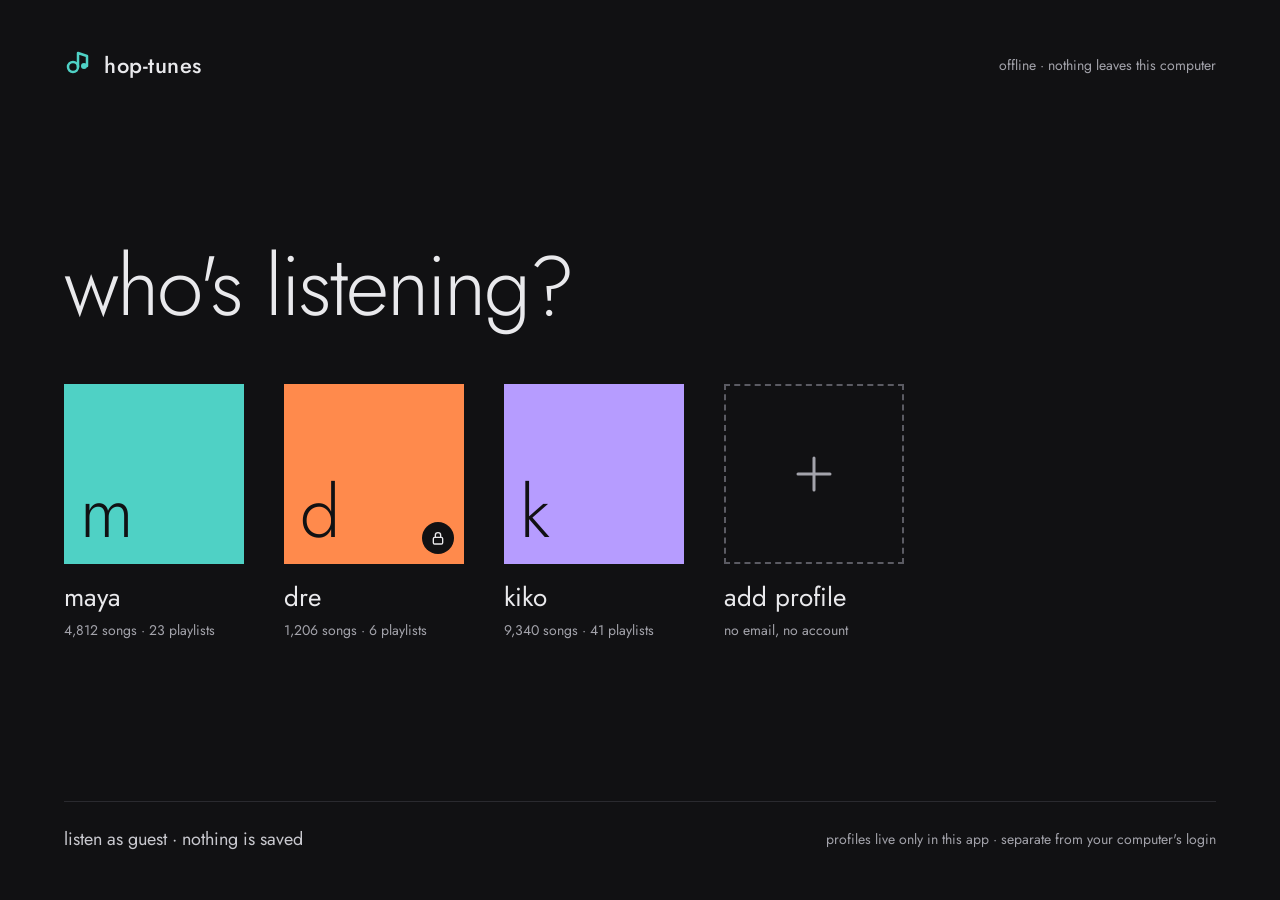
<file: design/mockups/index.html>
<!doctype html>
<html lang="en">
<head>
<meta charset="utf-8">
<meta name="viewport" content="width=device-width, initial-scale=1">
<title>Hop-tunes · Who's listening</title>
<link rel="stylesheet" href="style.css">
<style>
  .page { min-height: 100vh; display: flex; flex-direction: column; padding: 48px 64px; }
  .tiles { display: flex; flex-wrap: wrap; gap: 40px; }
  .tile { display: flex; flex-direction: column; gap: 14px; width: 180px; }
  .face { position: relative; width: 180px; height: 180px; display: flex; align-items: flex-end; padding: 0 16px; }
  .tile:hover .face { outline: 3px solid var(--text); outline-offset: 4px; }
  .face .ini { font-size: 72px; font-weight: 300; color: var(--ink); }
  .lockb { position: absolute; right: 10px; bottom: 10px; width: 32px; height: 32px; border-radius: 16px; background: var(--ink); display: flex; align-items: center; justify-content: center; }
  .add { border: 2px dashed #5b5b63; justify-content: center; align-items: center; }
</style>
</head>
<body>
<div class="page">
  <div style="display:flex;align-items:center;justify-content:space-between;gap:16px;flex-wrap:wrap">
    <div style="display:flex;align-items:center;gap:12px"><span id="logo"></span><span style="font-size:22px;font-weight:500;letter-spacing:.5px">hop-tunes</span></div>
    <span style="font-size:14px;color:var(--muted)">offline · nothing leaves this computer</span>
  </div>

  <main style="flex:1;display:flex;flex-direction:column;justify-content:center;gap:56px;padding:48px 0">
    <h1 style="margin:0;font-size:84px;font-weight:300;letter-spacing:-2px;line-height:1">who's listening?</h1>
    <div class="tiles" id="tiles"></div>
  </main>

  <div style="display:flex;justify-content:space-between;align-items:center;gap:24px;flex-wrap:wrap;border-top:1px solid var(--line);padding-top:24px">
    <a href="quickplay.html" style="font-size:18px;color:var(--text-2)">listen as guest · nothing is saved</a>
    <span style="font-size:14px;color:var(--muted)">profiles live only in this app · separate from your computer's login</span>
  </div>
</div>
<script src="app.js"></script>
<script>
  HT.mount("#logo", HT.icon.logo("#4fd1c5"));
  const profiles = [
    { name: "maya", meta: "4,812 songs · 23 playlists", color: "#4fd1c5" },
    { name: "dre", meta: "1,206 songs · 6 playlists", color: "#ff8a4c", locked: true },
    { name: "kiko", meta: "9,340 songs · 41 playlists", color: "#b69cff" },
  ];
  HT.mount("#tiles", profiles.map((p) => `
    <a class="tile" href="quickplay.html">
      <div class="face" style="background:${p.color}"><span class="ini">${p.name[0]}</span>
        ${p.locked ? `<span class="lockb" aria-label="PIN protected">${HT.icon.lock}</span>` : ""}</div>
      <span style="font-size:26px">${HT.esc(p.name)}</span>
      <span style="font-size:14px;color:var(--muted);margin-top:-10px">${p.meta}</span>
    </a>`).join("") + `
    <a class="tile" href="create-profile.html">
      <div class="face add"><svg width="48" height="48" viewBox="0 0 24 24" aria-hidden="true"><path d="M12 4v16M4 12h16" stroke="#a3a3ab" stroke-width="1.5" stroke-linecap="round"/></svg></div>
      <span style="font-size:26px">add profile</span>
      <span style="font-size:14px;color:var(--muted);margin-top:-10px">no email, no account</span>
    </a>`);
</script>
</body>
</html>
</file>
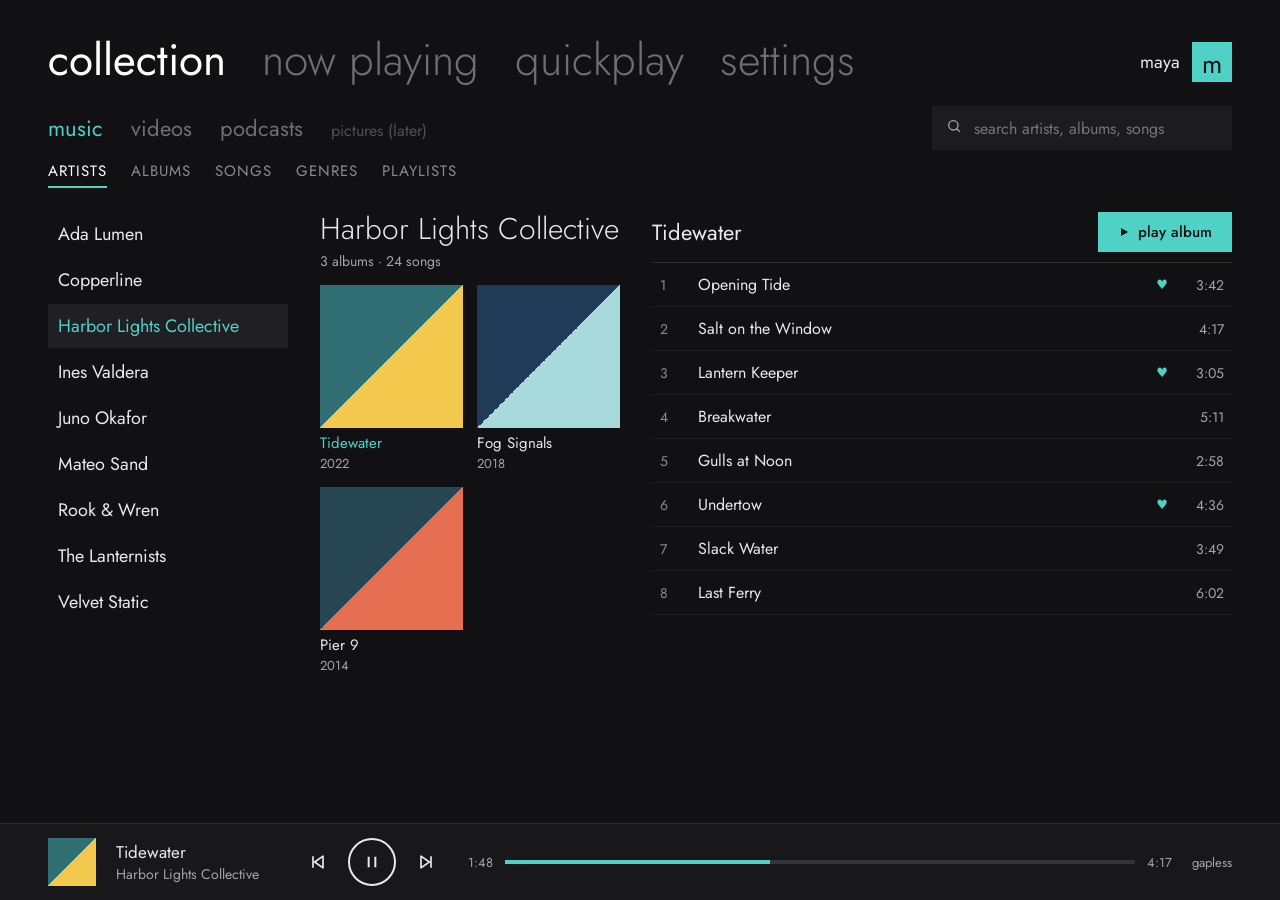
<file: design/mockups/collection.html>
<!doctype html>
<html lang="en">
<head>
<meta charset="utf-8">
<meta name="viewport" content="width=device-width, initial-scale=1">
<title>Hop-tunes · Collection, music</title>
<link rel="stylesheet" href="style.css">
<style>
  .sub { display: flex; align-items: center; justify-content: space-between; gap: 20px; flex-wrap: wrap; padding: 14px 48px 0; }
  .views { display: flex; gap: 24px; padding: 10px 48px 0; font-size: 15px; letter-spacing: 1px; color: #8a8a93; }
  .views .on { color: #fff; border-bottom: 2px solid var(--accent); padding-bottom: 4px; }
  main { flex: 1; display: flex; flex-wrap: wrap; gap: 32px; padding: 24px 48px; }
  .artist { text-align: left; background: none; border: none; padding: 9px 10px; font-size: 18px; cursor: pointer; min-height: 40px; width: 100%; }
  .artist[aria-pressed=true] { background: #1f1f24; color: var(--accent); }
  .alb { background: none; border: none; padding: 0; text-align: left; cursor: pointer; display: flex; flex-direction: column; gap: 6px; }
  .alb[aria-pressed=true] .lbl { color: var(--accent); }
  .song { display: flex; align-items: center; gap: 16px; padding: 10px 8px; font-size: 16px; border-bottom: 1px solid #1d1d22; }
  .search { display: flex; align-items: center; gap: 10px; background: var(--panel); padding: 0 14px; height: 44px; width: 300px; }
  .search input { flex: 1; background: none; border: none; color: #fff; font-family: inherit; font-size: 16px; outline: none; min-width: 0; }
</style>
</head>
<body>
<div class="shell">
  <div id="hdr"></div>
  <div class="sub">
    <div style="display:flex;gap:28px;align-items:baseline;flex-wrap:wrap">
      <span style="font-size:22px;color:var(--accent)">music</span>
      <span style="font-size:22px;color:var(--dim)">videos</span>
      <span style="font-size:22px;color:var(--dim)">podcasts</span>
      <span style="font-size:16px;color:#4f4f57">pictures (later)</span>
    </div>
    <label class="search"><span id="sicon"></span><span class="sr">Search collection</span><input placeholder="search artists, albums, songs"></label>
  </div>
  <div class="views"><span class="on">ARTISTS</span><span>ALBUMS</span><span>SONGS</span><span>GENRES</span><span>PLAYLISTS</span></div>
  <main>
    <section aria-label="Artists" style="flex:0 0 240px;display:flex;flex-direction:column;gap:2px" id="artists"></section>
    <section aria-label="Albums" style="flex:0 0 300px;display:flex;flex-direction:column;gap:14px">
      <span id="aname" style="font-size:30px;font-weight:300;line-height:1.1"></span>
      <span id="ameta" style="font-size:14px;color:var(--muted);margin-top:-8px"></span>
      <div id="albums" style="display:grid;grid-template-columns:repeat(2,minmax(0,1fr));gap:14px"></div>
    </section>
    <section aria-label="Songs" style="flex:1 1 360px;min-width:0;display:flex;flex-direction:column">
      <div style="display:flex;align-items:center;justify-content:space-between;gap:12px;padding-bottom:10px;border-bottom:1px solid var(--line)">
        <span id="atitle" style="font-size:22px"></span>
        <a class="btn" href="now-playing.html" id="playall" style="height:40px;font-size:15px">play album</a>
      </div>
      <div id="songs"></div>
    </section>
  </main>
  <div id="mini"></div>
</div>
<script src="app.js"></script>
<script>
  const { art, esc, LIBRARY: L, SONGS } = HT;
  HT.mount("#hdr", HT.header("collection"));
  HT.mount("#mini", HT.miniPlayer());
  HT.mount("#sicon", HT.icon.search);
  document.getElementById("playall").insertAdjacentHTML("afterbegin", HT.icon.playInk);
  let a = 2, al = 0;
  function render() {
    HT.mount("#artists", L.map((x, i) =>
      `<button type="button" class="artist row" aria-pressed="${i === a}" data-a="${i}">${esc(x.name)}</button>`).join(""));
    const albums = L[a].albums;
    document.getElementById("aname").textContent = L[a].name;
    document.getElementById("ameta").textContent = `${albums.length} ${albums.length === 1 ? "album" : "albums"} · ${albums.length * 8} songs`;
    HT.mount("#albums", albums.map((x, i) => `
      <button type="button" class="alb" aria-pressed="${i === al}" data-al="${i}">
        <div class="art" style="width:100%;${art(x[2], x[3])}" aria-hidden="true"></div>
        <span class="lbl" style="font-size:15px;line-height:1.2">${esc(x[0])}</span>
        <span style="font-size:13px;color:var(--muted);margin-top:-4px">${x[1]}</span>
      </button>`).join(""));
    document.getElementById("atitle").textContent = albums[al][0];
    HT.mount("#songs", SONGS.map(([t, d, r], i) => `
      <a class="song row" href="now-playing.html">
        <span style="width:22px;color:#8a8a93;font-size:14px">${i + 1}</span>
        <span style="flex:1;min-width:0;white-space:nowrap;overflow:hidden;text-overflow:ellipsis">${esc(t)}</span>
        <span style="color:var(--accent);font-size:13px" aria-label="${r ? "hearted" : ""}">${r}</span>
        <span style="color:var(--muted);font-size:14px;width:40px;text-align:right">${d}</span>
      </a>`).join(""));
  }
  document.querySelector("main").addEventListener("click", (e) => {
    const b = e.target.closest("[data-a],[data-al]"); if (!b) return;
    if (b.dataset.a !== undefined) { a = +b.dataset.a; al = 0; } else { al = +b.dataset.al; }
    render();
  });
  render();
</script>
</body>
</html>
</file>
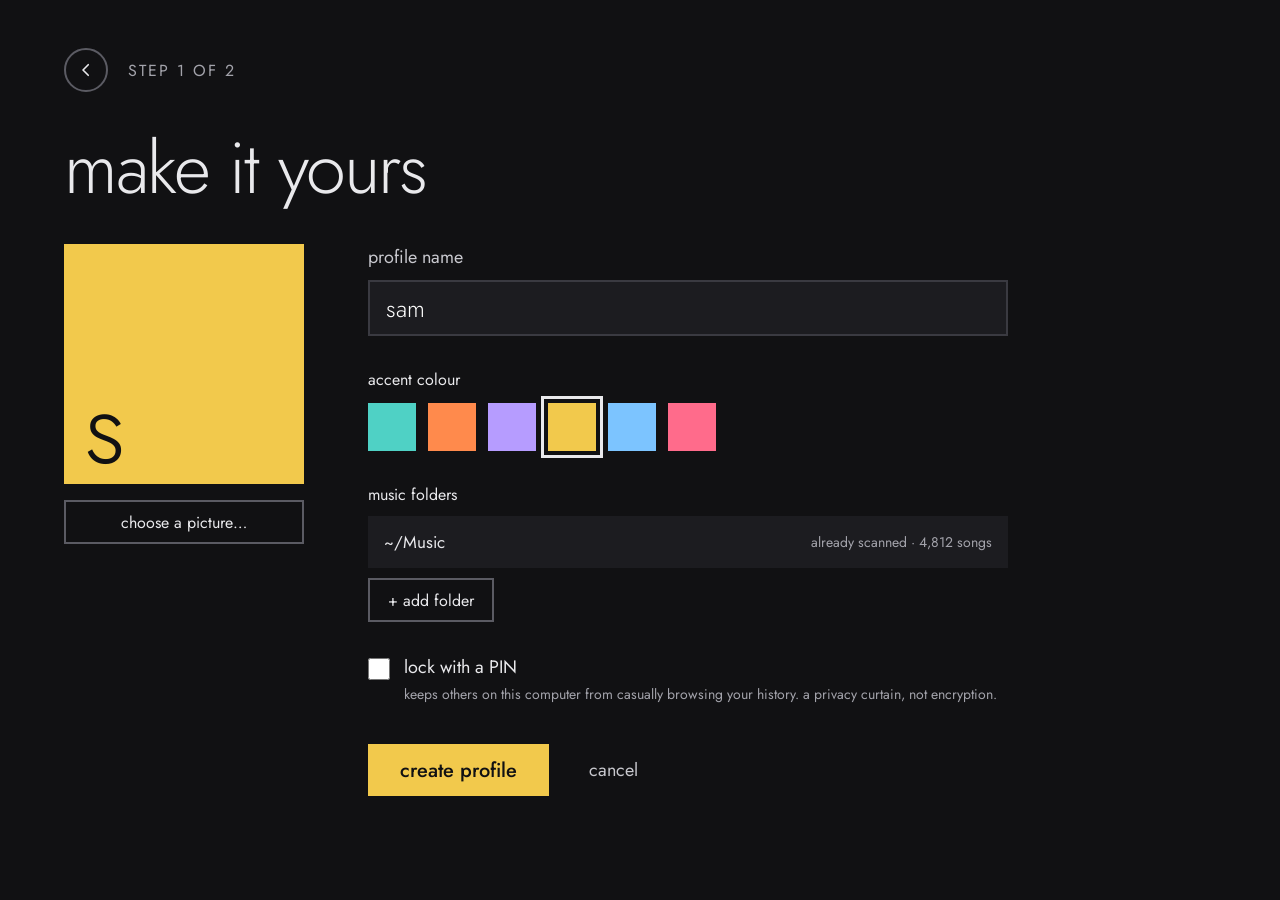
<file: design/mockups/create-profile.html>
<!doctype html>
<html lang="en">
<head>
<meta charset="utf-8">
<meta name="viewport" content="width=device-width, initial-scale=1">
<title>Hop-tunes · Create a profile</title>
<link rel="stylesheet" href="style.css">
<style>
  .page { min-height: 100vh; display: flex; flex-direction: column; gap: 40px; padding: 48px 64px; }
  label.f { font-size: 18px; color: var(--text-2); }
  input[type=text] { height: 56px; background: var(--panel); border: 2px solid #3a3a41; color: #fff; font-family: inherit; font-size: 24px; font-weight: 300; padding: 0 16px; outline: none; width: 100%; }
  input[type=text]:focus { border-color: var(--accent); }
  .sw { width: 48px; height: 48px; border: none; cursor: pointer; }
  .sw[aria-pressed=true] { outline: 3px solid var(--text); outline-offset: 4px; }
</style>
</head>
<body>
<div class="page">
  <div style="display:flex;align-items:center;gap:20px">
    <a class="back" href="index.html" aria-label="Back to profiles" id="back"></a>
    <span style="font-size:16px;color:var(--muted);letter-spacing:2px">STEP 1 OF 2</span>
  </div>
  <h1 style="margin:0;font-size:72px;font-weight:300;letter-spacing:-2px;line-height:1">make it yours</h1>

  <div style="display:flex;flex-wrap:wrap;gap:64px;align-items:flex-start">
    <div style="display:flex;flex-direction:column;gap:16px">
      <div id="avatar" style="width:240px;height:240px;display:flex;align-items:flex-end;padding:0 20px">
        <span id="ini" style="font-size:104px;font-weight:300;color:var(--ink);line-height:1.1"></span>
      </div>
      <button class="ghost" type="button">choose a picture…</button>
    </div>

    <form style="display:flex;flex-direction:column;gap:32px;flex:1 1 480px;min-width:0;max-width:640px" onsubmit="location.href='quickplay.html';return false">
      <div style="display:flex;flex-direction:column;gap:10px">
        <label class="f" for="pname">profile name</label>
        <input id="pname" type="text" value="sam" placeholder="what should we call you?" autocomplete="off">
      </div>
      <div style="display:flex;flex-direction:column;gap:12px">
        <span class="f">accent colour</span>
        <div id="swatches" style="display:flex;gap:12px;flex-wrap:wrap"></div>
      </div>
      <div style="display:flex;flex-direction:column;gap:10px">
        <span class="f">music folders</span>
        <div style="display:flex;align-items:center;justify-content:space-between;gap:12px;background:var(--panel);padding:14px 16px;flex-wrap:wrap">
          <span style="font-size:17px">~/Music</span>
          <span style="font-size:14px;color:var(--muted)">already scanned · 4,812 songs</span>
        </div>
        <button class="ghost" type="button" style="align-self:flex-start">+ add folder</button>
      </div>
      <label style="display:flex;align-items:flex-start;gap:14px;cursor:pointer">
        <input type="checkbox" id="pin" style="width:22px;height:22px;margin:4px 0 0">
        <span style="display:flex;flex-direction:column;gap:4px">
          <span style="font-size:18px">lock with a PIN</span>
          <span style="font-size:14px;color:var(--muted)">keeps others on this computer from casually browsing your history. a privacy curtain, not encryption.</span>
        </span>
      </label>
      <div style="display:flex;gap:16px;flex-wrap:wrap;padding-top:8px">
        <button class="btn" type="submit" id="create" style="height:52px;padding:0 32px;font-size:20px">create profile</button>
        <a href="index.html" style="height:52px;padding:0 24px;font-size:18px;display:flex;align-items:center;color:var(--text-2)">cancel</a>
      </div>
    </form>
  </div>
</div>
<script src="app.js"></script>
<script>
  HT.mount("#back", HT.icon.back);
  const colors = [["#4fd1c5","teal"],["#ff8a4c","orange"],["#b69cff","violet"],["#f2c94c","yellow"],["#7cc4ff","sky"],["#ff6b8b","rose"]];
  let sel = "#f2c94c";
  const name = document.getElementById("pname");
  function render() {
    document.getElementById("avatar").style.background = sel;
    document.getElementById("create").style.background = sel;
    document.getElementById("pin").style.accentColor = sel;
    document.getElementById("ini").textContent = (name.value.trim()[0] || "?").toLowerCase();
    HT.mount("#swatches", colors.map(([c, l]) =>
      `<button type="button" class="sw" style="background:${c}" aria-label="${l}" aria-pressed="${c === sel}" data-c="${c}"></button>`).join(""));
  }
  document.getElementById("swatches").addEventListener("click", (e) => {
    const c = e.target.closest("[data-c]"); if (c) { sel = c.dataset.c; render(); }
  });
  name.addEventListener("input", render);
  render();
</script>
</body>
</html>
</file>
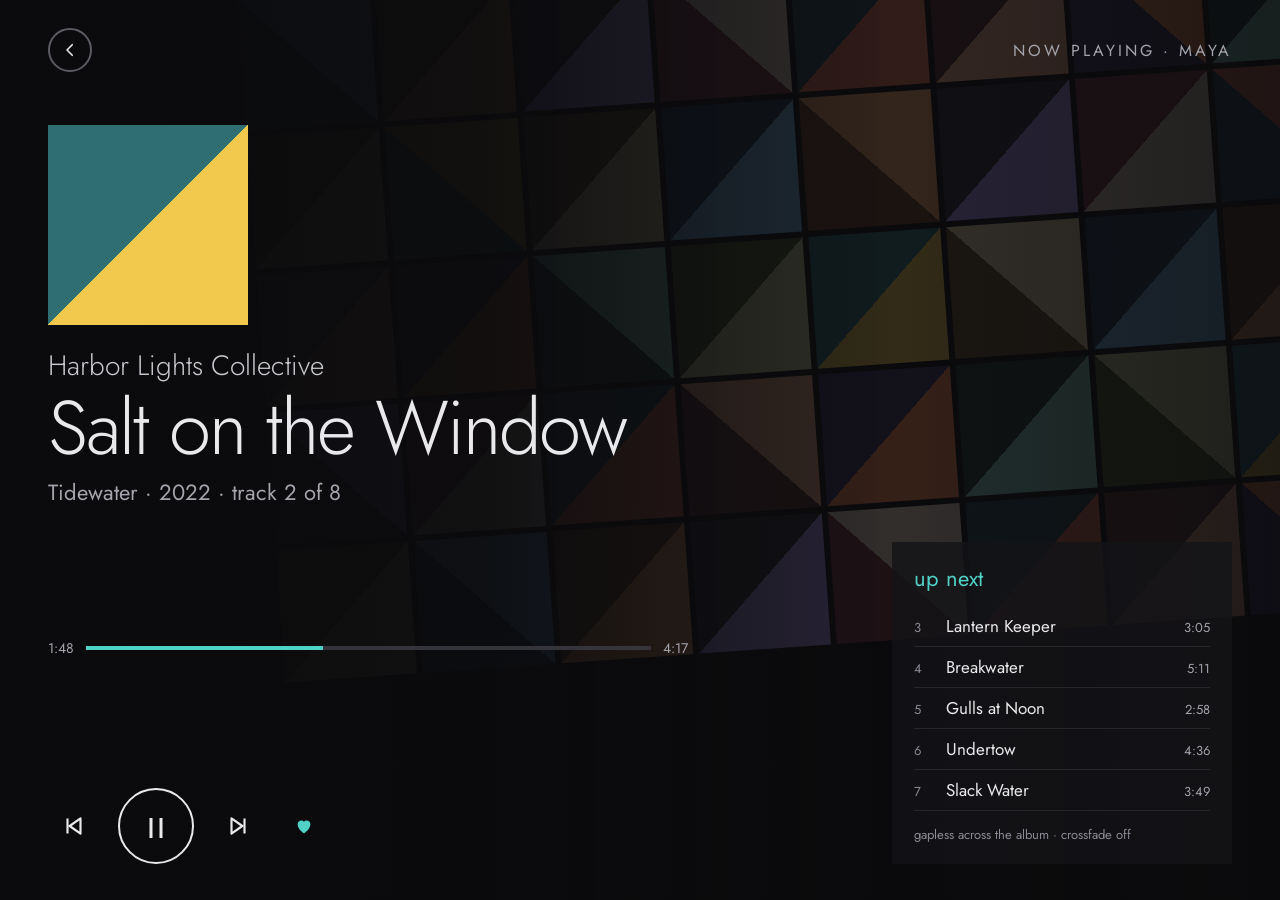
<file: design/mockups/now-playing.html>
<!doctype html>
<html lang="en">
<head>
<meta charset="utf-8">
<meta name="viewport" content="width=device-width, initial-scale=1">
<title>Hop-tunes · Now playing</title>
<link rel="stylesheet" href="style.css">
<style>
  body { background: var(--bg-deep); overflow-x: hidden; }
  .mosaic { position: fixed; top: -40px; right: -80px; width: 1100px; display: grid; grid-template-columns: repeat(8, minmax(0, 1fr)); gap: 6px; opacity: .38; transform: rotate(-4deg); animation: drift 60s linear infinite alternate; }
  @keyframes drift { from { transform: rotate(-4deg) translateX(0); } to { transform: rotate(-4deg) translateX(-120px); } }
  @media (prefers-reduced-motion: reduce) { .mosaic { animation: none; } }
  .scrim { position: fixed; inset: 0; background: linear-gradient(90deg, #0b0b0d 0%, rgba(11,11,13,.92) 38%, rgba(11,11,13,.55) 70%, rgba(11,11,13,.75) 100%); }
  .wrap { position: relative; min-height: 100vh; display: flex; flex-direction: column; padding: 28px 48px 36px; }
  .q { display: flex; align-items: baseline; gap: 14px; padding: 8px 0; border-bottom: 1px solid #26262b; }
  .big { width: 52px; height: 52px; }
  .playbtn { width: 76px; height: 76px; border-radius: 38px; border: 2px solid var(--text); background: none; cursor: pointer; display: flex; align-items: center; justify-content: center; }
</style>
</head>
<body>
<div class="mosaic" id="mosaic" aria-hidden="true"></div>
<div class="scrim" aria-hidden="true"></div>
<div class="wrap">
  <header style="display:flex;align-items:center;justify-content:space-between;gap:20px;flex-wrap:wrap">
    <a class="back" href="collection.html" aria-label="Back" id="back"></a>
    <span style="font-size:16px;color:var(--muted);letter-spacing:3px">NOW PLAYING · MAYA</span>
  </header>
  <div style="flex:1;display:flex;flex-wrap:wrap;align-items:flex-end;justify-content:space-between;gap:48px;padding-top:16px">
    <div style="flex:1 1 560px;min-width:0;display:flex;flex-direction:column;gap:20px">
      <div id="cover" style="width:200px;height:200px" role="img" aria-label="Album art: Tidewater"></div>
      <div style="display:flex;flex-direction:column;gap:6px">
        <span style="font-size:28px;font-weight:300;color:var(--text-2)">Harbor Lights Collective</span>
        <span style="font-size:76px;font-weight:300;letter-spacing:-2px;line-height:.95">Salt on the Window</span>
        <span style="font-size:22px;color:var(--muted);padding-top:6px">Tidewater · 2022 · track 2 of 8</span>
      </div>
      <div class="seek" style="max-width:640px;font-size:14px"><span>1:48</span><div class="bar"><i></i></div><span>4:17</span></div>
      <div style="display:flex;align-items:center;gap:18px;flex-wrap:wrap">
        <button class="ib big" type="button" aria-label="Previous" id="prev"></button>
        <button class="playbtn" type="button" aria-label="Pause" id="pp"></button>
        <button class="ib big" type="button" aria-label="Next" id="next"></button>
        <button class="ib" type="button" aria-label="Heart this song"><svg width="22" height="22" viewBox="0 0 24 24" aria-hidden="true"><path d="M12 20s-7-4.4-7-10a4 4 0 0 1 7-2.6A4 4 0 0 1 19 10c0 5.6-7 10-7 10z" fill="#4fd1c5"/></svg></button>
      </div>
    </div>
    <aside aria-label="Up next" style="flex:0 1 340px;display:flex;flex-direction:column;gap:4px;background:rgba(20,20,24,.82);padding:20px 22px">
      <span style="font-size:22px;color:var(--accent);padding-bottom:8px">up next</span>
      <div id="queue"></div>
      <span style="font-size:13px;color:#8a8a93;padding-top:10px">gapless across the album · crossfade off</span>
    </aside>
  </div>
</div>
<script src="app.js"></script>
<script>
  const { art, PALETTE: C, SONGS, esc, icon } = HT;
  HT.mount("#back", icon.back);
  HT.mount("#prev", icon.prev.replace(/20/g, "26"));
  HT.mount("#next", icon.next.replace(/20/g, "26"));
  document.getElementById("cover").style.cssText += ";" + art("#2f6f73", "#f2c94c");
  const tiles = [];
  for (let i = 0; i < 40; i++) { const c = C[(i * 7 + 3) % C.length]; tiles.push(`<div class="art" style="${art(c[0], c[1], i % 3 === 0 ? 45 : 135)}"></div>`); }
  HT.mount("#mosaic", tiles.join(""));
  HT.mount("#queue", SONGS.slice(2, 7).map(([t, d], i) =>
    `<div class="q"><span style="width:18px;font-size:13px;color:#8a8a93">${i + 3}</span><span style="flex:1;font-size:17px">${esc(t)}</span><span style="font-size:13px;color:var(--muted)">${d}</span></div>`).join(""));
  let playing = true;
  const pp = document.getElementById("pp");
  const paint = () => { pp.innerHTML = (playing ? icon.pause : icon.play).replace(/16/g, "24"); pp.setAttribute("aria-label", playing ? "Pause" : "Play"); };
  pp.addEventListener("click", () => { playing = !playing; paint(); });
  paint();
</script>
</body>
</html>
</file>
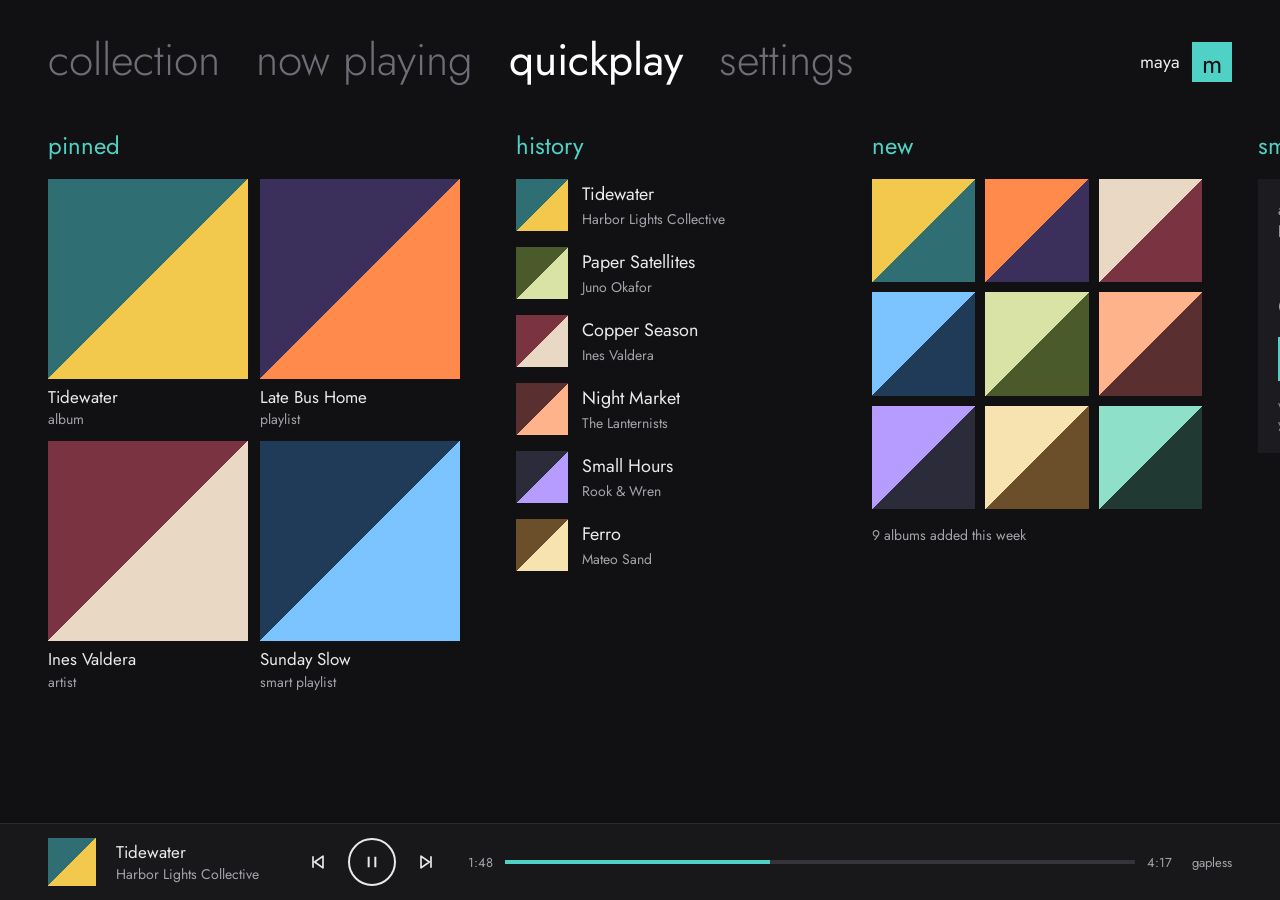
<file: design/mockups/quickplay.html>
<!doctype html>
<html lang="en">
<head>
<meta charset="utf-8">
<meta name="viewport" content="width=device-width, initial-scale=1">
<title>Hop-tunes · Quickplay</title>
<link rel="stylesheet" href="style.css">
<style>
  main { flex: 1; display: flex; gap: 56px; padding: 36px 48px; overflow-x: auto; }
  section { display: flex; flex-direction: column; gap: 16px; flex: 0 0 auto; }
  .hist { display: flex; align-items: center; gap: 14px; }
  .hist .art { width: 52px; flex: 0 0 auto; }
  .hist span.t { font-size: 18px; white-space: nowrap; overflow: hidden; text-overflow: ellipsis; display: block; }
</style>
</head>
<body>
<div class="shell">
  <div id="hdr"></div>
  <main>
    <section>
      <h2 class="sec">pinned</h2>
      <div id="pinned" style="display:grid;grid-template-columns:repeat(2,minmax(0,1fr));gap:12px;width:412px"></div>
    </section>
    <section style="flex:0 0 300px">
      <h2 class="sec">history</h2>
      <div id="history" style="display:flex;flex-direction:column;gap:16px"></div>
    </section>
    <section>
      <h2 class="sec">new</h2>
      <div id="fresh" style="display:grid;grid-template-columns:repeat(3,minmax(0,1fr));gap:10px;width:330px"></div>
      <span style="font-size:14px;color:var(--muted)">9 albums added this week</span>
    </section>
    <section style="flex:0 0 260px">
      <h2 class="sec">smart dj</h2>
      <div style="background:var(--panel);padding:20px;display:flex;flex-direction:column;gap:14px">
        <span style="font-size:15px;color:var(--muted)">an endless mix from your own library, based on</span>
        <span style="font-size:30px;font-weight:300;line-height:1.1">Harbor Lights Collective</span>
        <a class="btn" href="now-playing.html" style="align-self:flex-start" id="mix">start mix</a>
        <span style="font-size:13px;color:#8a8a93">works offline · uses genre, era and what you play together</span>
      </div>
    </section>
  </main>
  <div id="mini"></div>
</div>
<script src="app.js"></script>
<script>
  const { art, PALETTE: P, esc } = HT;
  HT.mount("#hdr", HT.header("quickplay"));
  HT.mount("#mini", HT.miniPlayer());
  document.getElementById("mix").insertAdjacentHTML("afterbegin", HT.icon.playInk);
  const pinned = [["Tidewater","album",0],["Late Bus Home","playlist",1],["Ines Valdera","artist",2],["Sunday Slow","smart playlist",3]];
  HT.mount("#pinned", pinned.map(([t, k, i]) => `
    <a href="collection.html" style="display:flex;flex-direction:column;gap:8px">
      <div class="art" style="${art(P[i][0], P[i][1])}" aria-hidden="true"></div>
      <span style="font-size:17px;line-height:1.2">${esc(t)}</span>
      <span style="font-size:14px;color:var(--muted);margin-top:-6px">${k}</span>
    </a>`).join(""));
  const hist = [["Tidewater","Harbor Lights Collective",0],["Paper Satellites","Juno Okafor",4],["Copper Season","Ines Valdera",2],["Night Market","The Lanternists",5],["Small Hours","Rook & Wren",6],["Ferro","Mateo Sand",7]];
  HT.mount("#history", hist.map(([t, s, i]) => `
    <a class="hist" href="now-playing.html">
      <div class="art" style="${art(P[i][0], P[i][1])}" aria-hidden="true"></div>
      <span style="min-width:0"><span class="t">${esc(t)}</span><span style="font-size:14px;color:var(--muted)">${esc(s)}</span></span>
    </a>`).join(""));
  HT.mount("#fresh", P.slice(0, 9).map((c, i) =>
    `<div class="art" style="${art(c[1], c[0])}" role="img" aria-label="new album ${i + 1}"></div>`).join(""));
</script>
</body>
</html>
</file>
<file: design/mockups/style.css>
/* Hop-tunes mockups: shared styles. Original design; not affiliated with Microsoft or Zune. */
@import url("https://fonts.googleapis.com/css2?family=Jost:wght@300;400;500;600&display=swap");

:root {
  --bg: #111113;
  --bg-deep: #0b0b0d;
  --panel: #1c1c20;
  --bar: #18181b;
  --line: #2a2a2f;
  --text: #e9e9ec;
  --text-2: #c8c8ce;
  --muted: #a3a3ab;
  --dim: #6e6e77;
  --accent: #4fd1c5;
  --ink: #111113;
}

* { box-sizing: border-box; }
html, body { margin: 0; background: var(--bg); color: var(--text); }
body { font-family: "Jost", "Inter", system-ui, sans-serif; min-height: 100vh; }
a { color: var(--text); text-decoration: none; }
a:hover { color: #fff; }
button { font-family: inherit; color: inherit; }
.sr { position: absolute; width: 1px; height: 1px; overflow: hidden; clip: rect(0 0 0 0); }

/* ---- shell ---------------------------------------------------------------- */
.shell { min-height: 100vh; display: flex; flex-direction: column; }
.top { display: flex; align-items: flex-end; justify-content: space-between; gap: 24px; flex-wrap: wrap; padding: 28px 48px 0; }
.pivots { display: flex; align-items: baseline; gap: 36px; flex-wrap: wrap; }
.pivots a { font-size: 44px; font-weight: 300; color: var(--dim); }
.pivots a[aria-current="page"] { font-weight: 400; color: #fff; }
.me { display: flex; align-items: center; gap: 12px; padding-bottom: 10px; }
.me .av { width: 40px; height: 40px; background: var(--accent); color: var(--ink); display: flex; align-items: flex-end; justify-content: center; font-size: 26px; line-height: 1.3; }

/* ---- mini player ---------------------------------------------------------- */
.mini { display: flex; align-items: center; gap: 20px; padding: 14px 48px; background: var(--bar); border-top: 1px solid var(--line); flex-wrap: wrap; }
.mini .art { width: 48px; height: 48px; }
.mini .meta { display: flex; flex-direction: column; min-width: 160px; }
.mini .meta span:last-child { font-size: 14px; color: var(--muted); }
.ctrls { display: flex; align-items: center; gap: 8px; }
.ib { width: 44px; height: 44px; background: none; border: none; cursor: pointer; display: inline-flex; align-items: center; justify-content: center; }
.ib.round { width: 48px; height: 48px; border-radius: 24px; border: 2px solid var(--text); }
.seek { flex: 1 1 240px; display: flex; align-items: center; gap: 12px; font-size: 13px; color: var(--muted); }
.seek .bar { flex: 1; height: 4px; background: #34343a; }
.seek .bar i { display: block; height: 4px; width: 42%; background: var(--accent); }

/* ---- album art placeholder ------------------------------------------------- */
.art { aspect-ratio: 1; }

/* ---- buttons --------------------------------------------------------------- */
.btn { height: 44px; padding: 0 20px; background: var(--accent); color: var(--ink); display: inline-flex; align-items: center; gap: 8px; font-size: 17px; font-weight: 500; border: none; cursor: pointer; }
.btn:hover { color: var(--ink); filter: brightness(1.08); }
.ghost { height: 44px; padding: 0 18px; background: transparent; color: var(--text); border: 2px solid #5b5b63; font-size: 16px; cursor: pointer; }
.back { width: 44px; height: 44px; border: 2px solid #5b5b63; border-radius: 22px; display: inline-flex; align-items: center; justify-content: center; }
h2.sec { margin: 0; font-size: 24px; font-weight: 400; color: var(--accent); }
.row:hover { background: #1f1f24; }
</file>
